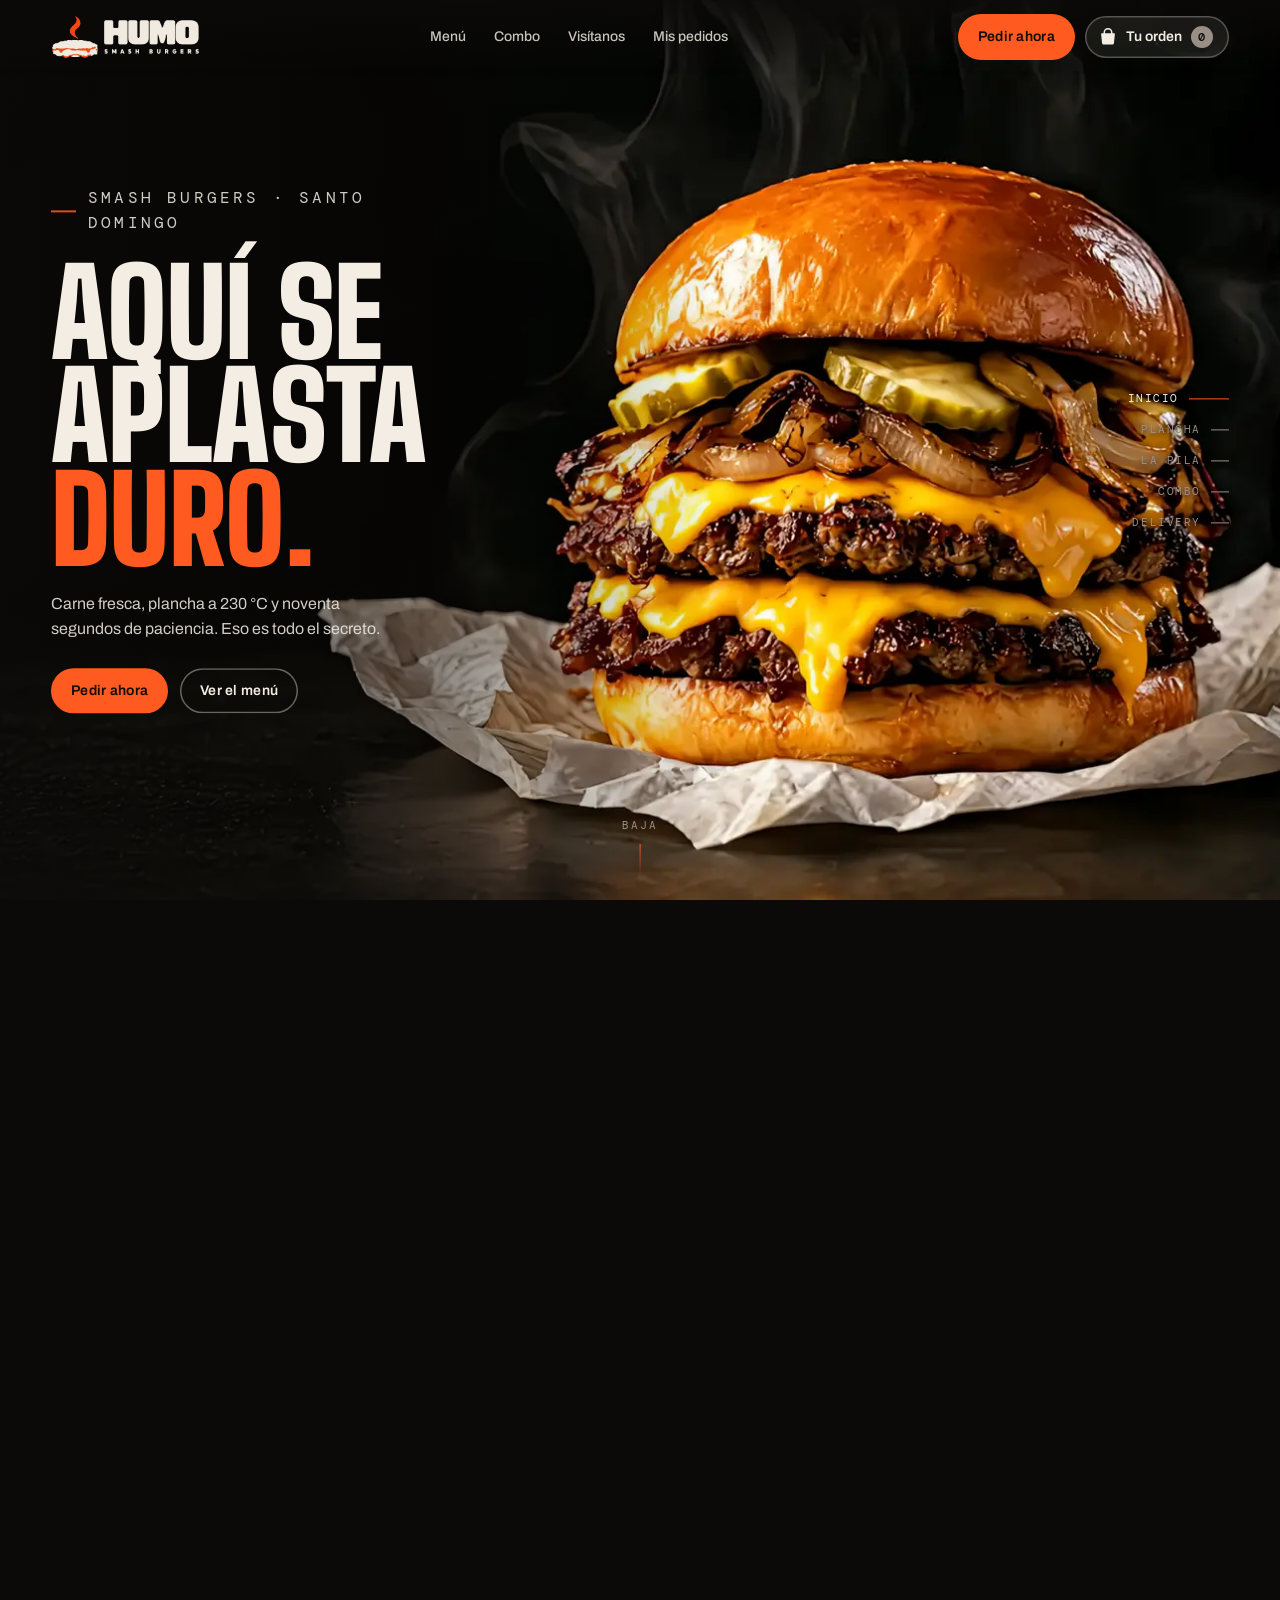
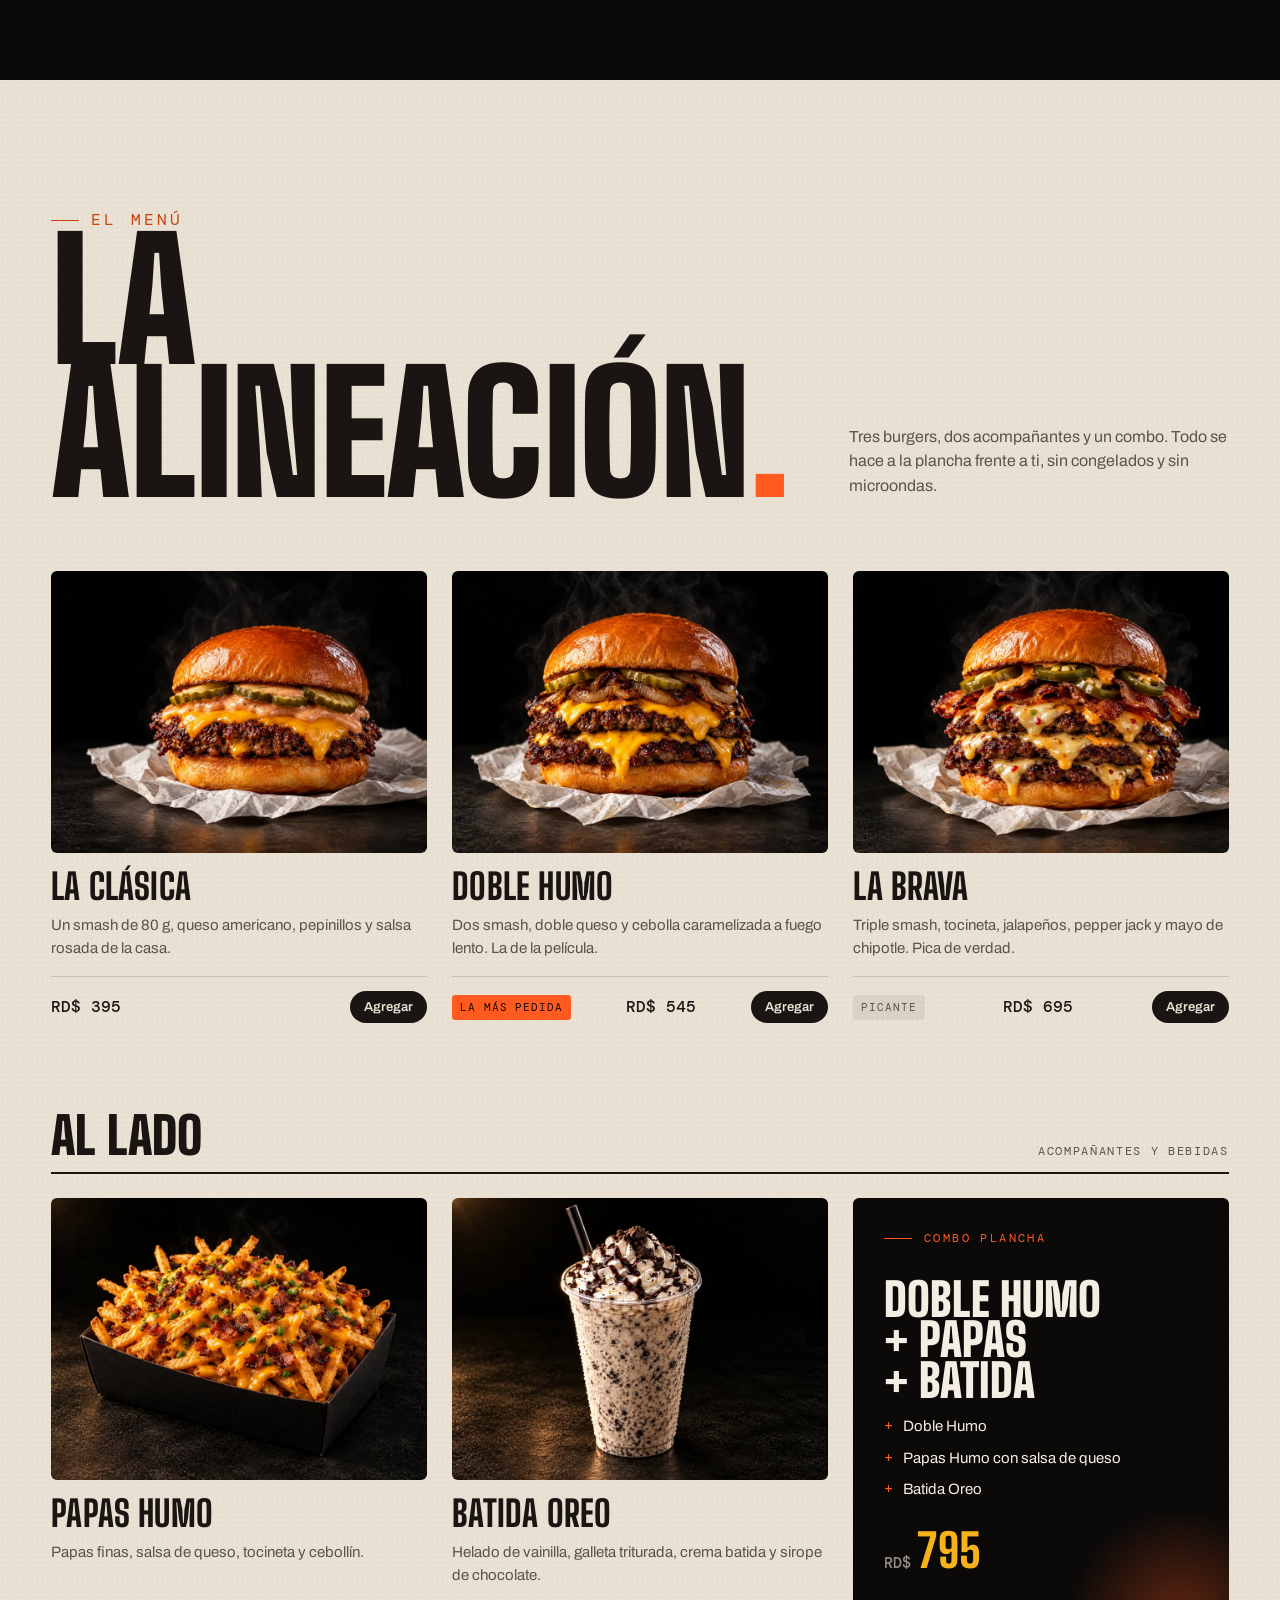
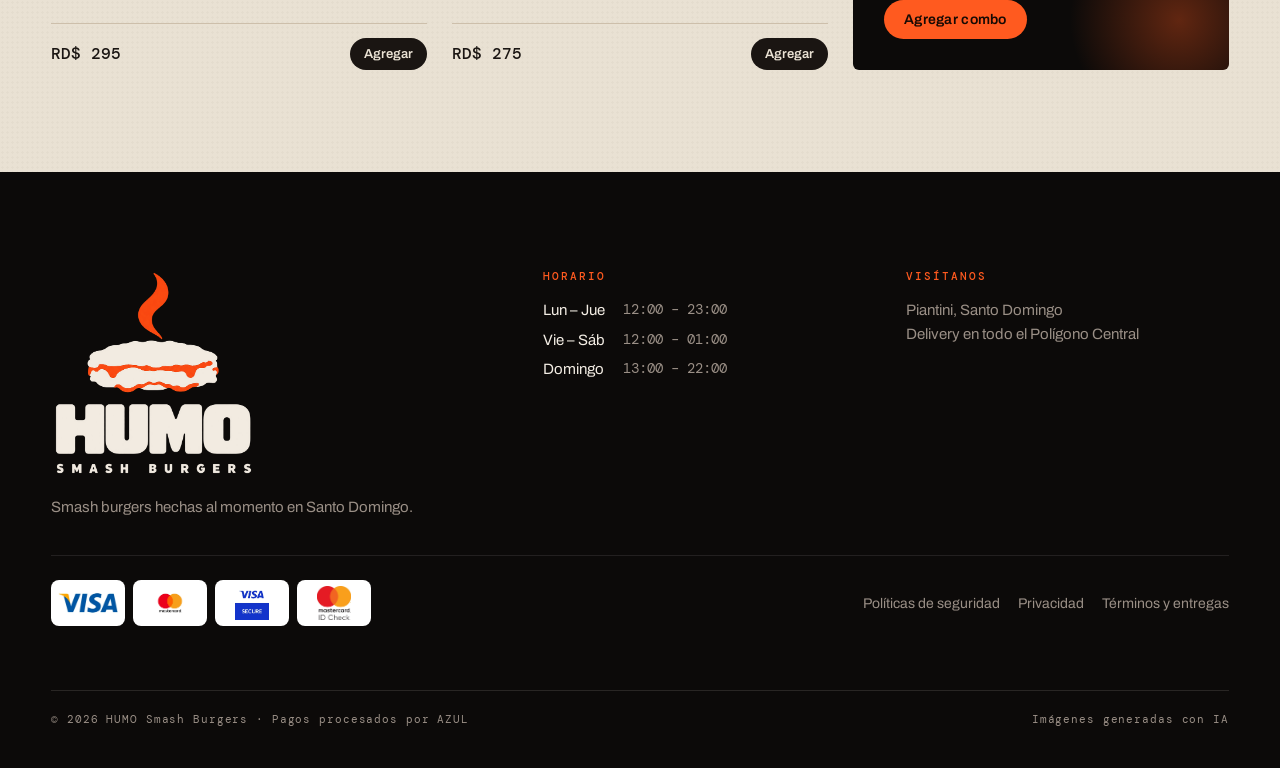
<file: index.html>
<!doctype html>
<html lang="es-DO">
<head>
<meta charset="utf-8">
<meta name="viewport" content="width=device-width,initial-scale=1,viewport-fit=cover">
<meta name="description" content="HUMO Smash Burgers: smash burgers hechas al momento en Santo Domingo. Mira la Doble Humo capa por capa y arma tu orden.">
<meta name="theme-color" content="#0c0a09">
<meta property="og:title" content="HUMO Smash Burgers">
<meta property="og:description" content="Aquí se aplasta duro. Smash burgers hechas al momento en Santo Domingo.">
<meta property="og:image" content="https://humo.brinco.do/img/og.jpg">
<meta property="og:url" content="https://humo.brinco.do/">
<meta name="twitter:card" content="summary_large_image">
<link rel="icon" href="/favicon.ico" sizes="any">
<link rel="preload" as="image" href="frames/f_0001.webp">
<style>:root{padding-top:env(safe-area-inset-top,0px);padding-bottom:env(safe-area-inset-bottom,0px)}body{margin:0}img{max-width:100%}[hidden]{display:none!important}</style>
<title>HUMO Smash Burgers</title>
<link rel="preconnect" href="https://fonts.googleapis.com">
<link rel="preconnect" href="https://fonts.gstatic.com" crossorigin>
<link rel="stylesheet" href="https://fonts.googleapis.com/css2?family=Archivo:wght@400;500;600&family=Big+Shoulders+Display:wght@700;800;900&family=DM+Mono:wght@400;500&display=swap">
<style>
/* Layout: a pinned full-bleed canvas scrubs a cinematic burger film with scroll; chapter copy rides on top; then a parchment menu sheet and a coal footer. Single committed dark look. */
:root{
  --coal:#0c0a09;         /* stage black, warm-biased */
  --coal-2:#171311;       /* raised dark surface */
  --ash:#9a8f86;          /* muted text on coal */
  --bone:#f3ede4;         /* text on coal */
  --ember:#ff5a1f;        /* brand flame orange */
  --cheese:#f5b21a;       /* melted-cheese yellow, used sparingly */
  --paper:#e9e1d3;        /* butcher-paper menu sheet */
  --ink:#1a1512;          /* text on paper */
  --ink-2:#5d5249;        /* secondary text on paper */
  --rule:#cdbfab;         /* hairlines on paper */
  --f-display:"Big Shoulders Display","Arial Narrow","Helvetica Neue Condensed",Impact,sans-serif;
  --f-body:"Archivo","Helvetica Neue",Arial,sans-serif;
  --f-mono:"DM Mono",ui-monospace,"SFMono-Regular",Menlo,monospace;
  --gutter:clamp(16px,4vw,56px);
  color-scheme:dark;
}
*{box-sizing:border-box}
html{scroll-behavior:auto}
body{background:var(--coal);color:var(--bone);font-family:var(--f-body);font-size:16px;line-height:1.55;-webkit-font-smoothing:antialiased;overflow-x:hidden}
a{color:inherit}
:focus-visible{outline:2px solid var(--ember);outline-offset:3px;border-radius:2px}

/* ---------- nav ---------- */
.nav{position:fixed;inset:0 0 auto 0;z-index:30;padding:calc(env(safe-area-inset-top,0px) + 14px) var(--gutter) 14px;display:flex;align-items:center;justify-content:space-between;gap:16px;
  background:linear-gradient(to bottom,rgba(12,10,9,.85),rgba(12,10,9,0));transition:background-color .3s ease;}
.nav.solid{background:var(--coal);box-shadow:0 1px 0 rgba(243,237,228,.08),0 10px 28px rgba(0,0,0,.45)}
html{scroll-padding-top:calc(env(safe-area-inset-top,0px) + 82px)}
.logo{display:flex;align-items:center;gap:2px;text-decoration:none;font-family:var(--f-display);font-weight:900;font-size:28px;letter-spacing:.01em;line-height:1}
.logo .o{display:inline-grid;place-items:center;width:.86em;height:.86em;border:3px solid var(--ember);border-radius:50%;margin-left:2px}
.logo .o svg{width:58%;height:58%;fill:var(--ember)}
.logo small{font-family:var(--f-mono);font-size:10px;letter-spacing:.18em;color:var(--ember);margin-left:10px;align-self:center;text-transform:uppercase}
.nav ul{display:flex;gap:28px;list-style:none;margin:0;padding:0;font-size:14px;font-weight:500}
.nav ul a{text-decoration:none;color:var(--bone);opacity:.82}
.nav ul a:hover{opacity:1;color:var(--ember)}
.btn{display:inline-flex;align-items:center;gap:10px;border:0;cursor:pointer;text-decoration:none;font-family:var(--f-body);font-weight:600;font-size:14px;letter-spacing:.02em;padding:12px 20px;border-radius:999px;background:var(--ember);color:#160a04;transition:transform .2s ease,background .2s ease}
.btn:hover{transform:translateY(-1px);background:#ff6d38}
.btn.ghost{background:transparent;color:var(--bone);box-shadow:inset 0 0 0 1.5px rgba(243,237,228,.4)}
.btn.ghost:hover{box-shadow:inset 0 0 0 1.5px var(--bone);background:transparent}
.loadbar{position:fixed;left:0;top:0;height:2px;background:var(--ember);z-index:31;width:0;transition:width .2s linear,opacity .6s ease .4s}

/* ---------- scroll film ---------- */
.film{position:relative;height:720vh}
.stage{position:sticky;top:0;height:100vh;height:100svh;overflow:hidden;background:var(--coal)}
.stage canvas{position:absolute;inset:0;width:100%;height:100%;display:block}
.scrim{position:absolute;inset:0;pointer-events:none;background:linear-gradient(90deg,rgba(12,10,9,.82) 0%,rgba(12,10,9,.45) 34%,rgba(12,10,9,0) 56%)}
.chap{position:absolute;left:var(--gutter);top:50%;transform:translateY(calc(-50% + var(--shift,0px)));width:min(44vw,560px);opacity:0;pointer-events:none;will-change:opacity,transform}
.chap.on{pointer-events:auto}
.chap:first-of-type{opacity:1}
.eyebrow{font-family:var(--f-mono);font-size:12px;letter-spacing:.2em;text-transform:uppercase;color:var(--ember);margin:0 0 18px;display:flex;align-items:center;gap:12px}
.eyebrow::before{content:"";width:28px;height:1.5px;background:var(--ember)}
.chap h1,.chap h2{font-family:var(--f-display);font-weight:900;text-transform:uppercase;line-height:.86;letter-spacing:-.005em;margin:0 0 20px;text-wrap:balance}
.chap h1{font-size:clamp(64px,9.4vw,148px)}
.chap h2{font-size:clamp(52px,7vw,112px)}
.chap h1 em,.chap h2 em{font-style:normal;color:var(--ember)}
.chap p{font-size:clamp(16px,1.25vw,19px);color:var(--bone);opacity:.86;max-width:38ch;margin:0 0 26px}
.ctas{display:flex;flex-wrap:wrap;gap:12px}
.spec{list-style:none;margin:6px 0 0;padding:0;display:grid;gap:0;max-width:440px}
.spec li{display:grid;grid-template-columns:1fr auto;gap:16px;align-items:baseline;padding:11px 0;border-top:1px solid rgba(243,237,228,.16);font-size:15px}
.spec li:last-child{border-bottom:1px solid rgba(243,237,228,.16)}
.spec span:last-child{font-family:var(--f-mono);font-size:13px;color:var(--cheese);font-variant-numeric:tabular-nums}
.price-tag{display:inline-flex;align-items:baseline;gap:10px;font-family:var(--f-mono);font-size:14px;color:var(--ash);margin-bottom:22px}
.price-tag b{font-family:var(--f-display);font-weight:800;font-size:44px;color:var(--cheese);letter-spacing:.01em}

/* chapter rail */
.rail{position:absolute;right:var(--gutter);top:50%;transform:translateY(-50%);display:grid;gap:14px;font-family:var(--f-mono);font-size:11px;letter-spacing:.14em;text-transform:uppercase}
.rail li{text-shadow:0 1px 6px rgba(12,10,9,.9);list-style:none;display:flex;align-items:center;justify-content:flex-end;gap:10px;color:var(--ash);transition:color .3s}
.rail li::after{content:"";width:18px;height:1.5px;background:currentColor;transition:width .3s}
.rail li.on{color:var(--bone)}
.rail li.on::after{width:40px;background:var(--ember)}
.rail ol{margin:0;padding:0;display:grid;gap:14px}
.hint{position:absolute;left:50%;bottom:calc(env(safe-area-inset-bottom,0px) + 22px);transform:translateX(-50%);font-family:var(--f-mono);font-size:11px;letter-spacing:.2em;text-transform:uppercase;color:var(--ash);display:flex;flex-direction:column;align-items:center;gap:10px;transition:opacity .4s}
.hint i{width:1.5px;height:34px;background:linear-gradient(var(--ember),transparent);animation:drip 1.8s ease-in-out infinite}
@keyframes drip{0%{transform:scaleY(.2);transform-origin:top}50%{transform:scaleY(1);transform-origin:top}100%{transform:scaleY(.2);transform-origin:bottom}}

/* ---------- menu ---------- */
.menu{background:var(--paper);color:var(--ink);padding-block:clamp(72px,10vw,140px) clamp(64px,8vw,112px);padding-inline:var(--gutter);position:relative}
.menu::before{content:"";position:absolute;inset:0;pointer-events:none;opacity:.5;
  background-image:radial-gradient(rgba(90,70,50,.07) 1px,transparent 1.2px);background-size:5px 5px}
.wrap{max-width:1240px;margin:0 auto;position:relative}
.menu-head{display:grid;grid-template-columns:1fr minmax(0,380px);gap:32px;align-items:end;margin-bottom:clamp(40px,6vw,72px)}
.menu-head h2{font-family:var(--f-display);font-weight:900;text-transform:uppercase;font-size:clamp(72px,13vw,200px);line-height:.8;margin:0;letter-spacing:-.01em}
.menu-head h2 span{color:var(--ember)}
.menu-head p{margin:0;color:var(--ink-2);font-size:16px}
.menu-head .eyebrow{color:#c8410f}
.menu-head .eyebrow::before{background:#c8410f}
.burgers{display:grid;grid-template-columns:repeat(3,minmax(0,1fr));gap:clamp(16px,2vw,28px)}
.item{display:flex;flex-direction:column;min-width:0}
.item figure{margin:0 0 18px;aspect-ratio:4/3;overflow:hidden;border-radius:6px;background:var(--coal)}
.item img{width:100%;height:100%;object-fit:cover;display:block;transition:transform .7s cubic-bezier(.2,.7,.2,1)}
.item:hover img{transform:scale(1.045)}
.item h3{font-family:var(--f-display);font-weight:800;text-transform:uppercase;font-size:clamp(30px,2.8vw,40px);line-height:.92;margin:0 0 10px;letter-spacing:.005em}
.item p{margin:0 0 16px;color:var(--ink-2);font-size:15px;max-width:42ch}
.row{display:flex;align-items:center;justify-content:space-between;gap:12px;margin-top:auto;padding-top:14px;border-top:1px solid var(--rule)}
.price{font-family:var(--f-mono);font-weight:500;font-size:16px;font-variant-numeric:tabular-nums}
.tags{display:flex;gap:6px;flex-wrap:wrap}
.tag{font-family:var(--f-mono);font-size:11px;letter-spacing:.08em;text-transform:uppercase;padding:4px 8px;border-radius:3px;background:rgba(26,21,18,.07);color:var(--ink-2)}
.tag.hot{background:var(--ember);color:#160a04}
.add{border:0;cursor:pointer;font:600 13px var(--f-body);padding:9px 14px;border-radius:999px;background:var(--ink);color:var(--paper);transition:background .2s}
.add:hover{background:#c8410f}
.add.done{background:#2f6b3a}
.sides-title{display:flex;align-items:baseline;justify-content:space-between;gap:16px;margin:clamp(56px,7vw,96px) 0 24px;border-bottom:2px solid var(--ink);padding-bottom:12px}
.sides-title h3{font-family:var(--f-display);font-weight:900;text-transform:uppercase;font-size:clamp(36px,4vw,56px);line-height:.9;margin:0}
.sides-title span{font-family:var(--f-mono);font-size:12px;letter-spacing:.14em;text-transform:uppercase;color:var(--ink-2)}
.sides{display:grid;grid-template-columns:repeat(3,minmax(0,1fr));gap:clamp(16px,2vw,28px)}
.combo{background:var(--coal);color:var(--bone);border-radius:6px;padding:clamp(22px,2.4vw,32px);display:flex;flex-direction:column;gap:14px;position:relative;overflow:hidden;min-width:0}
.combo::after{content:"";position:absolute;right:-60px;bottom:-60px;width:220px;height:220px;border-radius:50%;background:radial-gradient(circle,rgba(255,90,31,.35),transparent 70%)}
.combo h3{font-family:var(--f-display);font-weight:900;text-transform:uppercase;font-size:clamp(40px,3.6vw,54px);line-height:.88;margin:0}
.combo ul{margin:0;padding:0;list-style:none;display:grid;gap:8px;font-size:15px;color:var(--bone)}
.combo li{display:flex;gap:10px}
.combo li::before{content:"+";color:var(--ember);font-family:var(--f-mono)}
.combo .price{font-size:15px;color:var(--ash)}
.combo .price b{font-family:var(--f-display);font-size:46px;color:var(--cheese);font-weight:800;margin-left:6px}
.combo .btn{align-self:flex-start;margin-top:auto;position:relative;z-index:1}

/* ---------- footer ---------- */
.foot{padding-block:clamp(56px,8vw,96px) calc(env(safe-area-inset-bottom,0px) + 40px);padding-inline:var(--gutter);background:var(--coal)}
.foot .wrap{display:grid;grid-template-columns:1.4fr 1fr 1fr;gap:40px}
.foot h4{font-family:var(--f-mono);font-size:11px;letter-spacing:.18em;text-transform:uppercase;color:var(--ember);margin:0 0 14px;font-weight:500}
.foot p{margin:0;color:var(--ash);font-size:15px}
.foot dl{margin:0;display:grid;grid-template-columns:auto 1fr;gap:6px 18px;font-size:15px;color:var(--ash)}
.foot dt{color:var(--bone)}
.foot dd{margin:0;font-family:var(--f-mono);font-size:14px;font-variant-numeric:tabular-nums}
.big-logo{font-family:var(--f-display);font-weight:900;font-size:clamp(80px,12vw,180px);line-height:.8;margin:0 0 18px;letter-spacing:-.01em}
.big-logo span{color:var(--ember)}
.fine{max-width:1240px;margin:48px auto 0;padding-top:20px;border-top:1px solid rgba(243,237,228,.12);font-family:var(--f-mono);font-size:11px;letter-spacing:.08em;color:var(--ash);display:flex;justify-content:space-between;gap:16px;flex-wrap:wrap}


/* ---------- cart ---------- */
.nav-actions{display:flex;align-items:center;gap:10px;position:relative}
.cart-pill{position:absolute;top:calc(100% + 22px);right:0;max-width:calc(100vw - 2*var(--gutter));overflow:hidden;text-overflow:ellipsis;white-space:nowrap;background:var(--coal-2);color:var(--bone);font:600 14px/1.2 var(--f-body);padding:10px 15px;border-radius:999px;box-shadow:inset 0 0 0 1px rgba(255,90,31,.55),0 10px 26px rgba(0,0,0,.45);opacity:0;transform:translateY(-4px);transition:opacity .2s ease,transform .2s ease;pointer-events:none}
.cart-pill b{color:var(--ember);font-weight:700}
.cart-pill.show{opacity:1;transform:none}
.cart-btn{position:relative;display:inline-flex;align-items:center;gap:9px;border:0;cursor:pointer;font:600 14px var(--f-body);color:var(--bone);background:rgba(243,237,228,.08);box-shadow:inset 0 0 0 1.5px rgba(243,237,228,.28);padding:10px 16px 10px 14px;border-radius:999px;transition:background .2s,box-shadow .2s}
.cart-btn:hover{background:rgba(243,237,228,.14);box-shadow:inset 0 0 0 1.5px var(--bone)}
.cart-btn svg{width:18px;height:18px;fill:currentColor}
.badge{min-width:22px;height:22px;padding:0 6px;border-radius:999px;display:inline-grid;place-items:center;font:500 12px var(--f-mono);background:var(--ash);color:var(--coal);font-variant-numeric:tabular-nums;transition:background .2s}
.cart-btn.has .badge{background:var(--ember);color:#160a04}
.badge.bump{animation:bump .45s cubic-bezier(.3,1.6,.5,1)}
@keyframes bump{0%{transform:scale(1)}40%{transform:scale(1.45)}100%{transform:scale(1)}}

.backdrop{position:fixed;inset:0;z-index:50;background:rgba(5,4,3,.62);backdrop-filter:blur(3px);-webkit-backdrop-filter:blur(3px);opacity:0;transition:opacity .3s}
.backdrop.show{opacity:1}
.cart{position:fixed;z-index:51;top:0;right:0;bottom:0;width:min(460px,100vw);background:var(--coal-2);color:var(--bone);display:flex;flex-direction:column;
  transform:translateX(102%);transition:transform .42s cubic-bezier(.2,.8,.2,1),visibility 0s linear .42s;box-shadow:-30px 0 80px rgba(0,0,0,.45);
  padding-top:env(safe-area-inset-top,0px);padding-bottom:env(safe-area-inset-bottom,0px);visibility:hidden}
.cart.open{transform:none;visibility:visible;transition:transform .42s cubic-bezier(.2,.8,.2,1),visibility 0s}
.cart-head{display:flex;align-items:flex-start;justify-content:space-between;gap:16px;padding:22px 24px 18px;border-bottom:1px solid rgba(243,237,228,.1)}
.cart-head .eyebrow{margin-bottom:8px}
.cart-head h2{font-family:var(--f-display);font-weight:900;text-transform:uppercase;font-size:44px;line-height:.9;margin:0}
.icon-btn{width:42px;height:42px;border-radius:50%;border:0;cursor:pointer;display:grid;place-items:center;background:rgba(243,237,228,.08);color:var(--bone);transition:background .2s}
.icon-btn:hover{background:rgba(243,237,228,.16)}
.icon-btn svg{width:20px;height:20px;fill:currentColor}
.cart-view{flex:1;overflow-y:auto;padding:8px 24px 24px;margin:0;border:0;min-height:0;overscroll-behavior:contain}

.lines{list-style:none;margin:0;padding:0}
.line{display:grid;grid-template-columns:64px minmax(0,1fr) auto;gap:14px;align-items:center;padding:16px 0;border-bottom:1px solid rgba(243,237,228,.08);animation:linein .35s ease}
@keyframes linein{from{opacity:0;transform:translateX(12px)}to{opacity:1;transform:none}}
.line img{width:64px;height:64px;object-fit:cover;border-radius:6px;background:var(--coal)}
.line h4{font-family:var(--f-display);font-weight:800;text-transform:uppercase;font-size:22px;line-height:1;margin:0 0 4px;letter-spacing:.01em}
.line .unit{font:400 12px var(--f-mono);color:var(--ash)}
.line .right{display:flex;flex-direction:column;align-items:flex-end;gap:8px}
.line .lt{font:500 14px var(--f-mono);font-variant-numeric:tabular-nums}
.qty{display:inline-flex;align-items:center;border-radius:999px;box-shadow:inset 0 0 0 1px rgba(243,237,228,.22)}
.qty button{width:30px;height:30px;border:0;background:transparent;color:var(--bone);cursor:pointer;font:500 16px var(--f-mono);border-radius:50%}
.qty button:hover{background:rgba(243,237,228,.1)}
.qty output{min-width:22px;text-align:center;font:500 13px var(--f-mono);font-variant-numeric:tabular-nums}
.rm{border:0;background:none;color:var(--ash);font:400 12px var(--f-body);cursor:pointer;padding:0;text-decoration:underline;text-underline-offset:3px}
.rm:hover{color:var(--ember)}

.upsell{margin-top:18px;display:flex;align-items:center;gap:14px;padding:14px;border-radius:8px;background:rgba(255,90,31,.08);box-shadow:inset 0 0 0 1px rgba(255,90,31,.28)}
.upsell img{width:52px;height:52px;border-radius:6px;object-fit:cover}
.upsell p{margin:0;font-size:14px;flex:1;min-width:0}
.upsell p b{display:block;font-family:var(--f-display);font-weight:800;text-transform:uppercase;font-size:18px;letter-spacing:.01em}
.upsell button{border:0;cursor:pointer;font:600 13px var(--f-body);padding:9px 14px;border-radius:999px;background:var(--ember);color:#160a04;white-space:nowrap}

.cart-empty{display:flex;flex-direction:column;align-items:flex-start;gap:12px;padding:40px 0 10px}
.cart-empty h3{font-family:var(--f-display);font-weight:900;text-transform:uppercase;font-size:36px;line-height:.9;margin:6px 0 0}
.cart-empty p{margin:0 0 8px;color:var(--ash);max-width:34ch}
.empty-box{width:120px;height:78px;border-radius:6px;background:var(--coal);display:grid;place-items:center;font:900 30px var(--f-display);letter-spacing:.02em;box-shadow:inset 0 0 0 1px rgba(243,237,228,.1)}
.empty-box span{color:var(--ember)}

.cart-foot{border-top:1px solid rgba(243,237,228,.1);padding:18px 24px 22px;background:var(--coal-2)}
.totals{display:grid;grid-template-columns:1fr auto;gap:6px 16px;margin:0 0 16px;font-size:14px;color:var(--ash)}
.totals dd{margin:0;font-family:var(--f-mono);font-variant-numeric:tabular-nums;text-align:right}
.totals .grand{color:var(--bone);font-size:16px;padding-top:10px;margin-top:4px;border-top:1px dashed rgba(243,237,228,.18)}
.totals dd.grand{font-family:var(--f-display);font-weight:800;font-size:30px;color:var(--cheese);line-height:1}
.cart-actions{display:flex;gap:10px}
.btn.wide{flex:1;justify-content:center;padding:15px 20px;font-size:15px}
.btn[disabled]{opacity:.4;cursor:not-allowed;transform:none}


.cart-bar{position:fixed;z-index:35;left:var(--gutter);right:var(--gutter);bottom:calc(env(safe-area-inset-bottom,0px) + 14px);display:flex;align-items:center;gap:12px;border:0;cursor:pointer;
  padding:14px 18px;border-radius:14px;background:var(--ember);color:#160a04;font:500 14px var(--f-body);box-shadow:0 14px 40px rgba(0,0,0,.35);animation:barin .35s ease}
@keyframes barin{from{transform:translateY(120%)}to{transform:none}}
.cart-bar .bar-total{margin-left:auto;font:500 14px var(--f-mono)}
.cart-bar .bar-cta{font-weight:700}
html.locked,html.locked body{overflow:hidden}
/* pedido activo (Brinco Kit): no tapar el carrito abierto ni la barra del celular */
html.locked .bk-pill{visibility:hidden}
.has-bar .bk-pill{bottom:calc(env(safe-area-inset-bottom,0px) + 84px)}

.logo img{display:block;height:44px;width:auto}
.foot-logo{display:block;width:clamp(150px,16vw,210px);height:auto;margin:0 0 18px}
@media (max-width:560px){.logo img{height:36px}}
/* ---------- menú del celular ---------- */
.menu-btn{display:none;width:44px;height:44px;border-radius:999px;border:0;cursor:pointer;background:rgba(243,237,228,.08);box-shadow:inset 0 0 0 1.5px rgba(243,237,228,.28);color:var(--bone);place-items:center}
.menu-btn svg{width:20px;height:20px}
.mnav{position:fixed;z-index:29;left:var(--gutter);right:var(--gutter);top:calc(env(safe-area-inset-top,0px) + 74px);background:var(--coal-2);border-radius:18px;box-shadow:0 20px 50px rgba(0,0,0,.5),inset 0 0 0 1px rgba(243,237,228,.08);padding:8px}
.mnav a{display:flex;align-items:center;min-height:52px;padding:0 16px;border-radius:12px;color:var(--bone);text-decoration:none;font-family:var(--f-display);font-weight:800;font-size:26px;text-transform:uppercase;letter-spacing:.01em}
.mnav a:hover,.mnav a:focus-visible{background:rgba(243,237,228,.06);color:var(--ember)}
.mnav .mnav-cta{margin-top:6px;background:var(--ember);color:#160a04;justify-content:center;font-family:var(--f-body);font-size:16px;font-weight:700;text-transform:none}
.mnav .mnav-cta:hover{background:#ff6d38;color:#160a04}
.foot .payrow{display:flex;flex-wrap:wrap;align-items:center;justify-content:space-between;gap:16px 24px;margin-top:36px;padding-top:24px;border-top:1px solid rgba(243,237,228,.1)}
.foot .payrow .badges{display:flex;gap:8px;flex-wrap:wrap}
.payrow .badges span{width:74px;height:46px;border-radius:8px;background:#fff;display:grid;place-items:center;padding:6px}
.payrow .badges img{max-width:100%;max-height:34px;object-fit:contain}
.payrow nav{display:flex;flex-wrap:wrap;gap:6px 18px;font-size:14px}
.payrow nav a{color:var(--ash);text-decoration:none}
.payrow nav a:hover{color:var(--bone)}
.fvault{flex:1 1 100%;display:flex;align-items:flex-start;gap:8px;margin:0;max-width:620px;font-size:13px;line-height:1.55;color:var(--ash)}
.fvault svg{flex:none;margin-top:2px;color:var(--ember)}
.fvault b{color:var(--bone);font-weight:600}

/* ---------- responsive ---------- */
@media (max-width:900px){
  .nav ul{display:none}
  .menu-btn{display:grid}
  .rail{display:none}
  .burgers,.sides{grid-template-columns:repeat(2,minmax(0,1fr))}
  .burgers .item:last-child{grid-column:1/-1}
  .burgers .item:last-child figure{aspect-ratio:16/9}
  .menu-head{grid-template-columns:1fr}
  .foot .wrap{grid-template-columns:1fr 1fr}
  .foot .wrap>div:first-child{grid-column:1/-1}
}
@media (max-width:700px) , (max-aspect-ratio:1/1){
  .scrim{background:linear-gradient(0deg,rgba(12,10,9,.96) 0%,rgba(12,10,9,.8) 30%,rgba(12,10,9,0) 52%)}
  .chap{top:auto;bottom:calc(env(safe-area-inset-bottom,0px) + 32px);transform:translateY(var(--shift,0px));width:auto;right:var(--gutter)}
  .chap h1{font-size:clamp(54px,15vw,96px)}
  .chap h2{font-size:clamp(46px,13vw,84px)}
  .chap p{margin-bottom:18px}
  .spec li{padding:7px 0;font-size:14px}
  .hint{display:none}
}
@media (max-width:560px){
  .burgers,.sides{grid-template-columns:1fr}
  .burgers .item:last-child figure{aspect-ratio:4/3}
  .logo small{display:none}
  .nav-order{display:none}
  .cart-head h2{font-size:38px}
  .cart-head,.cart-view,.cart-foot{padding-left:18px;padding-right:18px}
  .foot .wrap{grid-template-columns:1fr}
}
@media (prefers-reduced-motion:reduce){
  .hint i{animation:none}
  .item img,.btn,.cart,.backdrop{transition:none}
  .line,.cart-bar,.badge.bump{animation:none}
  .cart-pill{transform:none;transition:opacity .2s ease}
}
</style>
<link rel="icon" type="image/png" sizes="64x64" href="img/favicon-64.png">
<link rel="apple-touch-icon" href="img/apple-touch-icon.png">
<link rel="stylesheet" href="https://fonts.googleapis.com/css2?family=Big+Shoulders+Display:wght@800;900&family=Archivo:wght@400;500;600;700&display=swap">
<link rel="stylesheet" href="https://piezza.brinco.do/brinco/v1/kit.css">
<script src="https://piezza.brinco.do/brinco/v1/kit.js" defer></script>
<style id="sc-tap">@media (max-width:760px){.flegal a,.flinks a,.payrow a,.paysafe a,.social a{display:inline-flex;align-items:center;min-height:44px}.iconbtn,.dclose{min-width:44px;min-height:44px}.sizes button{min-height:40px}}</style>
</head>
<body>


<div class="loadbar" id="loadbar"></div>

<header class="nav">
  <a class="logo" href="#top"><img src="img/humo-horizontal-reverse.png" alt="HUMO Smash Burgers" width="900" height="300"></a>
  <ul>
    <li><a href="#menu">Menú</a></li>
    <li><a href="#combo">Combo</a></li>
    <li><a href="#visitanos">Visítanos</a></li>
    <li><a data-brinco="mis-pedidos" href="/pedido/">Mis pedidos</a></li>
  </ul>
  <div class="nav-actions">
    <a class="btn nav-order" href="#menu">Pedir ahora</a>
    <button class="cart-btn" type="button" id="cart-open" aria-controls="cart" aria-expanded="false" aria-label="Abrir tu orden, 0 productos">
      <svg viewBox="0 0 24 24" aria-hidden="true"><path d="M6 7V6a6 6 0 0 1 12 0v1h2.2a1 1 0 0 1 1 1.1l-1.3 12.1A2 2 0 0 1 17.9 22H6.1a2 2 0 0 1-2-1.8L2.8 8.1A1 1 0 0 1 3.8 7H6zm2 0h8V6a4 4 0 0 0-8 0v1z"/></svg>
      <span class="cart-label">Tu orden</span>
      <span class="badge" id="cart-count">0</span>
    </button>
    <span class="cart-pill" id="cart-pill" role="status" aria-live="polite"></span>
    <button class="menu-btn" type="button" id="menu-btn" aria-label="Abrir menú" aria-expanded="false" aria-controls="mnav">
      <svg id="menu-ico" viewBox="0 0 24 24" fill="none" stroke="currentColor" stroke-width="2" stroke-linecap="round" aria-hidden="true"><path d="M4 7h16M4 12h16M4 17h16"/></svg>
    </button>
  </div>
</header>
<nav class="mnav" id="mnav" aria-label="Menú del celular" hidden>
  <a href="#menu">Menú</a>
  <a href="#combo">Combo</a>
  <a href="#visitanos">Visítanos</a>
  <a data-brinco="mis-pedidos" href="/pedido/">Mis pedidos</a>
  <a class="mnav-cta" href="#menu">Pedir ahora</a>
</nav>

<main id="top">
  <section class="film" id="film" aria-label="La historia de la Doble Humo">
    <div class="stage">
      <canvas id="cv" aria-hidden="true"></canvas>
      <div class="scrim"></div>

      <article class="chap" data-in="0" data-out=".085">
        <p class="eyebrow">Smash burgers · Santo Domingo</p>
        <h1>Aquí se<br>aplasta <em>duro.</em></h1>
        <p>Carne fresca, plancha a 230&nbsp;°C y noventa segundos de paciencia. Eso es todo el secreto.</p>
        <div class="ctas"><a class="btn" href="#menu">Pedir ahora</a><a class="btn ghost" href="#menu">Ver el menú</a></div>
      </article>

      <article class="chap" data-in=".13" data-out=".26">
        <p class="eyebrow">Al momento</p>
        <h2>Nada se<br>hace <em>antes.</em></h2>
        <p>Cada bola de carne se aplasta cuando entra tu orden. Por eso el borde sale crujiente y finito, como encaje.</p>
      </article>

      <article class="chap" data-in=".295" data-out=".425">
        <p class="eyebrow">La pila · Doble Humo</p>
        <h2>Capa por<br><em>capa.</em></h2>
        <ul class="spec">
          <li><span>Pan brioche tostado en mantequilla</span><span>1 × arriba</span></li>
          <li><span>Pepinillos de la casa</span><span>4 ruedas</span></li>
          <li><span>Cebolla caramelizada</span><span>40 min</span></li>
          <li><span>Smash de res + queso americano</span><span>2 × 80 g</span></li>
          <li><span>Pan brioche, base</span><span>1 × abajo</span></li>
        </ul>
      </article>

      <article class="chap" data-in=".6" data-out=".73" id="combo">
        <p class="eyebrow">Combo Plancha</p>
        <h2>Todo en<br>una <em>caja.</em></h2>
        <p>Doble Humo, papas con salsa de queso y una batida de Oreo. Para uno con hambre o dos con modales.</p>
        <div class="price-tag">RD$ <b>795</b> ahorras RD$ 250</div>
      </article>

      <article class="chap" data-in=".875" data-out="1.01">
        <p class="eyebrow">Delivery</p>
        <h2>Llega<br><em>caliente.</em></h2>
        <p>Caja sellada, vapor adentro. Te la llevamos en 30 minutos o menos dentro del Polígono Central.</p>
        <div class="ctas"><a class="btn" href="#menu">Armar mi orden</a><button class="btn ghost" type="button" data-add="combo">Agregar Combo Plancha</button></div>
      </article>

      <ol class="rail" aria-hidden="true">
        <li data-at="0">Inicio</li>
        <li data-at=".13">Plancha</li>
        <li data-at=".295">La pila</li>
        <li data-at=".6">Combo</li>
        <li data-at=".875">Delivery</li>
      </ol>
      <div class="hint" id="hint">Baja<i></i></div>
    </div>
  </section>

  <section class="menu" id="menu">
    <div class="wrap">
      <div class="menu-head">
        <div>
          <p class="eyebrow">El menú</p>
          <h2>La<br>alineación<span>.</span></h2>
        </div>
        <p>Tres burgers, dos acompañantes y un combo. Todo se hace a la plancha frente a ti, sin congelados y sin microondas.</p>
      </div>

      <div class="burgers">
        <article class="item">
          <figure><img src="img/clasica.webp" alt="Smash burger sencilla con queso, pepinillos y salsa rosada" loading="lazy" width="900" height="675"></figure>
          <h3>La Clásica</h3>
          <p>Un smash de 80&nbsp;g, queso americano, pepinillos y salsa rosada de la casa.</p>
          <div class="row"><span class="price">RD$ 395</span><button class="add" type="button" id="add-clasica" data-id="clasica" data-name="La Clásica">Agregar</button></div>
        </article>
        <article class="item">
          <figure><img src="img/doble.webp" alt="Doble smash burger con cebolla caramelizada y queso derretido" loading="lazy" width="900" height="675"></figure>
          <h3>Doble Humo</h3>
          <p>Dos smash, doble queso y cebolla caramelizada a fuego lento. La de la película.</p>
          <div class="row"><div class="tags"><span class="tag hot">La más pedida</span></div><span class="price">RD$ 545</span><button class="add" type="button" id="add-doble" data-id="doble" data-name="Doble Humo">Agregar</button></div>
        </article>
        <article class="item">
          <figure><img src="img/brava.webp" alt="Triple smash burger con tocineta, jalapeños y mayo chipotle" loading="lazy" width="900" height="675"></figure>
          <h3>La Brava</h3>
          <p>Triple smash, tocineta, jalapeños, pepper jack y mayo de chipotle. Pica de verdad.</p>
          <div class="row"><div class="tags"><span class="tag">Picante</span></div><span class="price">RD$ 695</span><button class="add" type="button" id="add-brava" data-id="brava" data-name="La Brava">Agregar</button></div>
        </article>
      </div>

      <div class="sides-title"><h3>Al lado</h3><span>Acompañantes y bebidas</span></div>
      <div class="sides">
        <article class="item">
          <figure><img src="img/papas.webp" alt="Papas fritas finas con salsa de queso y tocineta" loading="lazy" width="900" height="675"></figure>
          <h3>Papas Humo</h3>
          <p>Papas finas, salsa de queso, tocineta y cebollín.</p>
          <div class="row"><span class="price">RD$ 295</span><button class="add" type="button" id="add-papas" data-id="papas" data-name="Papas Humo">Agregar</button></div>
        </article>
        <article class="item">
          <figure><img src="img/batida.webp" alt="Batida de galleta Oreo con crema batida" loading="lazy" width="900" height="675"></figure>
          <h3>Batida Oreo</h3>
          <p>Helado de vainilla, galleta triturada, crema batida y sirope de chocolate.</p>
          <div class="row"><span class="price">RD$ 275</span><button class="add" type="button" id="add-batida" data-id="batida" data-name="Batida Oreo">Agregar</button></div>
        </article>
        <article class="combo">
          <p class="eyebrow">Combo Plancha</p>
          <h3>Doble Humo<br>+ papas<br>+ batida</h3>
          <ul><li>Doble Humo</li><li>Papas Humo con salsa de queso</li><li>Batida Oreo</li></ul>
          <span class="price">RD$<b>795</b></span>
          <button class="btn add-combo" type="button" id="add-combo" data-id="combo" data-name="Combo Plancha">Agregar combo</button>
        </article>
      </div>
    </div>
  </section>
</main>

<footer class="foot" id="visitanos">
  <div class="wrap">
    <div>
      <img class="foot-logo" src="img/humo-logo-reverse.png" alt="HUMO Smash Burgers" width="700" height="700">
      <p>Smash burgers hechas al momento en Santo Domingo.</p>
    </div>
    <div>
      <h4>Horario</h4>
      <dl>
        <dt>Lun – Jue</dt><dd>12:00 – 23:00</dd>
        <dt>Vie – Sáb</dt><dd>12:00 – 01:00</dd>
        <dt>Domingo</dt><dd>13:00 – 22:00</dd>
      </dl>
    </div>
    <div>
      <h4>Visítanos</h4>
      <p>Piantini, Santo Domingo<br>Delivery en todo el Polígono Central</p>
    </div>
  </div>
  <div class="wrap payrow">
    <div class="badges" aria-label="Pagos seguros"><span><img src="/img/pagos/visa.webp" alt="Visa"></span><span><img src="/img/pagos/mastercard.webp" alt="Mastercard"></span><span><img src="/img/pagos/visa-secure.webp" alt="Visa Secure"></span><span><img src="/img/pagos/mastercard-id-check.webp" alt="Mastercard ID Check"></span></div>
    <nav aria-label="Legal"><a href="/seguridad/">Políticas de seguridad</a><a href="/privacidad/">Privacidad</a><a href="/terminos/">Términos y entregas</a></nav>
    <p class="fvault" data-brinco="vault-footer"></p>
  </div>
  <div class="fine"><span>© 2026 HUMO Smash Burgers · Pagos procesados por AZUL</span><span>Imágenes generadas con IA</span></div>
</footer>

<button class="cart-bar" type="button" id="cart-bar" hidden>
  <span><b id="bar-count">0</b> en tu orden</span>
  <span class="bar-total" id="bar-total">RD$ 0</span>
  <span class="bar-cta">Ver orden →</span>
</button>

<div class="backdrop" id="backdrop" hidden></div>
<aside class="cart" id="cart" role="dialog" aria-modal="true" aria-labelledby="cart-title" aria-hidden="true">
  <header class="cart-head">
    <div>
      <p class="eyebrow">Smash burgers</p>
      <h2 id="cart-title">Tu orden</h2>
    </div>
    <button class="icon-btn" type="button" id="cart-close" aria-label="Cerrar tu orden">
      <svg viewBox="0 0 24 24" aria-hidden="true"><path d="M6.4 5 12 10.6 17.6 5 19 6.4 13.4 12 19 17.6 17.6 19 12 13.4 6.4 19 5 17.6 10.6 12 5 6.4z"/></svg>
    </button>
  </header>

  <!-- step 1: items -->
  <section class="cart-view" id="view-cart">
    <div class="cart-empty" id="cart-empty">
      <div class="empty-box" aria-hidden="true">HUM<span>O</span></div>
      <h3>Tu caja está vacía</h3>
      <p>Agrega una burger del menú y aquí verás tu orden, cantidades y total.</p>
      <button class="btn" type="button" id="go-menu">Ver el menú</button>
    </div>
    <ul class="lines" id="lines"></ul>
    <div class="upsell" id="upsell" hidden></div>
  </section>

  <footer class="cart-foot" id="cart-foot">
    <dl class="totals">
      <dt>Subtotal</dt><dd id="t-sub">RD$ 0</dd>
      <dt>ITBIS 18&nbsp;%</dt><dd id="t-tax">RD$ 0</dd>
      <dt>Delivery</dt><dd id="t-del">RD$ 0</dd>
      <dt class="grand">Total</dt><dd class="grand" id="t-total">RD$ 0</dd>
    </dl>
    <div class="cart-actions">
      <button class="btn wide" type="button" id="cart-next">Pagar</button>
    </div>
  </footer>
</aside>

<script>
(function(){
  const FRAMES = 181;                   // number of frames in /frames
  const pad = n => String(n).padStart(4,'0');
  const src = i => `frames/f_${pad(i+1)}.webp`;

  // scroll progress -> film position (0..1). Holds let each chapter breathe.
  // [scroll progress, film position]
  const KEYS = [[0,0],[.09,0],[.29,1/3],[.43,1/3],[.6,2/3],[.73,2/3],[.875,1],[1,1]];
  function filmAt(p){
    for(let k=1;k<KEYS.length;k++){
      const [p0,f0]=KEYS[k-1],[p1,f1]=KEYS[k];
      if(p<=p1){const t=(p-p0)/(p1-p0||1);const e=t<.5?2*t*t:1-Math.pow(-2*t+2,2)/2;return f0+(f1-f0)*e;}
    }
    return 1;
  }

  const cv=document.getElementById('cv'),ctx=cv.getContext('2d');
  const film=document.getElementById('film');
  const chaps=[...document.querySelectorAll('.chap')];
  const rail=[...document.querySelectorAll('.rail li')];
  const hint=document.getElementById('hint');
  const bar=document.getElementById('loadbar');
  const reduce=matchMedia('(prefers-reduced-motion: reduce)').matches;

  const imgs=new Array(FRAMES);let loaded=0;
  function load(i){
    if(imgs[i])return;const im=new Image();im.decoding='async';im.src=src(i);imgs[i]=im;
    im.onload=()=>{im.ok=true;loaded++;bar.style.width=(loaded/FRAMES*100)+'%';if(loaded===FRAMES)bar.style.opacity=0;if(Math.abs(i-Math.round(cur))<3)draw(cur,true);};
  }
  // first frame first, then a coarse pass, then everything
  load(0);
  const order=[];for(let s of [16,4,1])for(let i=0;i<FRAMES;i+=s)order.push(i);
  let qi=0;function pump(){let n=0;while(qi<order.length&&n<6){load(order[qi++]);n++;}if(qi<order.length)setTimeout(pump,40);}
  pump();

  function nearest(i){
    if(imgs[i]&&imgs[i].ok)return imgs[i];
    for(let d=1;d<FRAMES;d++){const a=imgs[i-d],b=imgs[i+d];if(a&&a.ok&&!(i-d in SKIP))return a;if(b&&b.ok&&!(i+d in SKIP))return b;}
    return null;
  }

  let W=0,H=0,dpr=1;
  function size(){dpr=Math.min(window.devicePixelRatio||1,2);W=cv.clientWidth;H=cv.clientHeight;cv.width=Math.round(W*dpr);cv.height=Math.round(H*dpr);draw(cur,true);}

  let lastDrawn=-1;
  // f_0089 and f_0090 are the footage's own see-through dissolve (paper and box at once, a ghost):
  // skip them so the paper cuts cleanly to the box
  const SKIP={88:87,89:90};
  function draw(f,force){
    let i=Math.max(0,Math.min(FRAMES-1,Math.round(f)));if(i in SKIP)i=SKIP[i];
    if(i===lastDrawn&&!force)return;
    const im=nearest(i);if(!im)return;lastDrawn=i;
    const iw=im.naturalWidth,ih=im.naturalHeight,cw=cv.width,ch=cv.height;
    let s,x,y;
    if(W/H<1){ // portrait: show the subject large in the upper part, let the black ground carry the copy
      s=(cw*1.75)/iw; x=(cw-iw*s)*0.6; y=ch*0.36-(ih*s)/2;
    }else{ s=Math.max(cw/iw,ch/ih); x=(cw-iw*s)/2; y=(ch-ih*s)/2; }
    ctx.fillStyle='#0c0a09';ctx.fillRect(0,0,cw,ch);
    ctx.drawImage(im,x,y,iw*s,ih*s);
    if(W/H<1){ // feather the frame edges into the coal ground
      const top=y,bot=y+ih*s,f=ch*.12;
      let g=ctx.createLinearGradient(0,top,0,top+f);g.addColorStop(0,'rgba(12,10,9,1)');g.addColorStop(1,'rgba(12,10,9,0)');ctx.fillStyle=g;ctx.fillRect(0,top-1,cw,f+1);
      g=ctx.createLinearGradient(0,bot-f,0,bot);g.addColorStop(0,'rgba(12,10,9,0)');g.addColorStop(1,'rgba(12,10,9,1)');ctx.fillStyle=g;ctx.fillRect(0,bot-f,cw,f+1);
    }
  }

  const nav=document.querySelector('.nav');
  function progress(){
    const r=film.getBoundingClientRect();const total=r.height-window.innerHeight;
    const past=r.bottom<90;
    if(past!==window.__pastFilm){window.__pastFilm=past;nav.classList.toggle('solid',past);document.dispatchEvent(new Event('filmpast'));}
    return Math.min(1,Math.max(0,-r.top/total));
  }

  function chapters(p){
    const fade=.03;
    chaps.forEach(c=>{
      const a=+c.dataset.in,b=+c.dataset.out;let o=0;
      if(p>=a&&p<=b){o=Math.min(1,(a===0?1:(p-a)/fade),(b>=1?1:(b-p)/fade));}
      const dir=p<(a+b)/2?1:-1;
      c.style.opacity=o.toFixed(3);
      c.style.setProperty('--shift',(reduce?0:(1-o)*28*dir).toFixed(1)+'px');
      c.classList.toggle('on',o>.5);
    });
    let k=0;rail.forEach((li,j)=>{if(p>=+li.dataset.at-.001)k=j;});
    rail.forEach((li,j)=>li.classList.toggle('on',j===k));
    hint.style.opacity=p>.02?0:1;
  }

  let cur=0,target=0;
  function tick(){
    const p=progress();chapters(p);
    target=filmAt(p)*(FRAMES-1);
    cur=reduce?target:cur+(target-cur)*.18;
    if(Math.abs(target-cur)<.01)cur=target;
    draw(cur);
    requestAnimationFrame(tick);
  }
  addEventListener('resize',size);
  size();requestAnimationFrame(tick);

})();

/* ================= cart ================= */
(function(){
  const MENU={
    clasica:{name:'La Clásica',price:395,img:'img/clasica.webp',kind:'burger'},
    doble:{name:'Doble Humo',price:545,img:'img/doble.webp',kind:'burger'},
    brava:{name:'La Brava',price:695,img:'img/brava.webp',kind:'burger'},
    papas:{name:'Papas Humo',price:295,img:'img/papas.webp',kind:'side'},
    batida:{name:'Batida Oreo',price:275,img:'img/batida.webp',kind:'drink'},
    combo:{name:'Combo Plancha',price:795,img:'frames/f_0121.webp',kind:'combo'}
  };
  const TAX=.18, DELIVERY=120, FREE_FROM=1500, KEY='humo-cart-v1';
  const $=id=>document.getElementById(id);
  const money=n=>'RD$ '+Math.round(n).toLocaleString('en-US');

  let cart=[]; // [{id,qty}]
  try{const s=JSON.parse(localStorage.getItem(KEY)||'[]');if(Array.isArray(s))cart=s.filter(l=>MENU[l.id]&&l.qty>0);}catch(e){}
  const save=()=>{try{localStorage.setItem(KEY,JSON.stringify(cart));}catch(e){}};

  const el={cart:$('cart'),backdrop:$('backdrop'),open:$('cart-open'),close:$('cart-close'),count:$('cart-count'),
    lines:$('lines'),empty:$('cart-empty'),upsell:$('upsell'),next:$('cart-next'),
    bar:$('cart-bar'),barCount:$('bar-count'),barTotal:$('bar-total')};

  let lastFocus=null;

  const count=()=>cart.reduce((a,l)=>a+l.qty,0);
  const subtotal=()=>cart.reduce((a,l)=>a+MENU[l.id].price*l.qty,0);
  // mismo cálculo que la caja de Brinco (brinco.json: ITBIS 18 % aparte, envío gratis desde RD$1,500; delivery)
  function totals(){
    const sub=subtotal();
    const del=sub===0?0:(sub>=FREE_FROM?0:DELIVERY);
    const tax=Math.round((sub+del)*TAX); // ITBIS sobre productos + envío, igual que la caja
    return {sub,tax,del,total:sub+tax+del};
  }
  const track=(n,d)=>{try{if(window.Brinco)Brinco.track(n,d);}catch(e){}};

  function add(id,qty=1){
    const l=cart.find(x=>x.id===id); if(l)l.qty+=qty; else cart.push({id,qty});
    save(); render();
    track('carrito',{producto:MENU[id].name,total:MENU[id].price*qty});
    el.count.classList.remove('bump'); void el.count.offsetWidth; el.count.classList.add('bump');
    cartPill(MENU[id].name);
  }
  // confirmation right under the cart button, which stays on screen in the fixed header
  let pt;function cartPill(name){const p=document.getElementById('cart-pill');p.innerHTML='<b>✓</b> ';p.append(`${name} en tu orden`);p.classList.add('show');clearTimeout(pt);pt=setTimeout(()=>p.classList.remove('show'),2000);}
  function setQty(id,q){
    const l=cart.find(x=>x.id===id); if(!l)return;
    l.qty=Math.max(0,Math.min(20,q)); if(!l.qty)cart=cart.filter(x=>x!==l);
    save(); render();
  }

  function upsellPick(){
    const has=k=>cart.some(l=>l.id===k);
    const burger=cart.some(l=>MENU[l.id].kind==='burger');
    if(!burger||has('combo'))return null;
    if(!has('papas'))return 'papas';
    if(!has('batida'))return 'batida';
    return null;
  }

  function render(){
    const n=count(), t=totals();
    el.count.textContent=n;
    el.open.classList.toggle('has',n>0);
    el.open.setAttribute('aria-label',`Abrir tu orden, ${n} ${n===1?'producto':'productos'}`);

    el.empty.hidden=n>0;
    el.lines.innerHTML=cart.map(l=>{const m=MENU[l.id];return `
      <li class="line" data-id="${l.id}">
        <img src="${m.img}" alt="" width="64" height="64">
        <div><h4>${m.name}</h4><span class="unit">${money(m.price)} c/u</span></div>
        <div class="right">
          <span class="lt">${money(m.price*l.qty)}</span>
          <div class="qty" role="group" aria-label="Cantidad de ${m.name}">
            <button type="button" data-q="-1" aria-label="Quitar uno">−</button>
            <output aria-live="polite">${l.qty}</output>
            <button type="button" data-q="1" aria-label="Agregar uno">+</button>
          </div>
          <button type="button" class="rm" data-rm>Quitar</button>
        </div>
      </li>`;}).join('');

    const u=upsellPick();
    el.upsell.hidden=!u;
    if(u){const m=MENU[u];el.upsell.innerHTML=`<img src="${m.img}" alt=""><p><b>¿Le metemos ${u==='papas'?'unas papas':'una batida'}?</b>${m.name} por ${money(m.price)}</p><button type="button" data-up="${u}">Agregar</button>`;}

    $('t-sub').textContent=money(t.sub);
    $('t-tax').textContent=money(t.tax);
    $('t-del').textContent=t.sub>=FREE_FROM?'Gratis':money(t.del);
    $('t-total').textContent=money(t.total);
    el.barCount.textContent=n; el.barTotal.textContent=money(t.total);
    bar();

    el.next.textContent=n?`Pagar · ${money(t.total)}`:'Pagar';el.next.disabled=!n;
  }

  function open(){
    if(el.cart.classList.contains('open'))return;
    lastFocus=document.activeElement;
    el.backdrop.hidden=false;requestAnimationFrame(()=>el.backdrop.classList.add('show'));
    el.cart.classList.add('open');el.cart.setAttribute('aria-hidden','false');el.open.setAttribute('aria-expanded','true');
    document.documentElement.classList.add('locked');
    render();
    el.lines.parentElement.scrollTop=0;
    setTimeout(()=>el.close.focus(),50); bar();
  }
  function close(){
    el.cart.classList.remove('open');el.cart.setAttribute('aria-hidden','true');el.open.setAttribute('aria-expanded','false');
    el.backdrop.classList.remove('show');setTimeout(()=>{if(!el.cart.classList.contains('open'))el.backdrop.hidden=true;},300);
    document.documentElement.classList.remove('locked');
    if(lastFocus&&lastFocus.focus)lastFocus.focus({preventScroll:true});
    bar();
  }

  function bar(){
    const show=count()>0&&!el.cart.classList.contains('open')&&window.__pastFilm&&innerWidth<=700;
    el.bar.hidden=!show;
    document.body.classList.toggle('has-bar',show);
  }

  // events
  document.querySelectorAll('[data-id].add,[data-id].add-combo,[data-add]').forEach(b=>b.addEventListener('click',()=>{
    add(b.dataset.id||b.dataset.add);
    if(b.classList.contains('add')){const t='Agregar';b.textContent='Agregada ✓';b.classList.add('done');clearTimeout(b._t);b._t=setTimeout(()=>{b.textContent=t;b.classList.remove('done')},1400);}
  }));
  el.open.addEventListener('click',open);
  el.bar.addEventListener('click',open);
  el.close.addEventListener('click',close);
  el.backdrop.addEventListener('click',close);
  $('go-menu').addEventListener('click',()=>{close();document.getElementById('menu').scrollIntoView({behavior:'smooth'});});
  el.lines.addEventListener('click',e=>{
    const li=e.target.closest('.line');if(!li)return;const id=li.dataset.id,l=cart.find(x=>x.id===id);
    const q=e.target.closest('[data-q]');if(q)setQty(id,l.qty+(+q.dataset.q));
    if(e.target.closest('[data-rm]'))setQty(id,0);
  });
  el.upsell.addEventListener('click',e=>{const b=e.target.closest('[data-up]');if(b)add(b.dataset.up);});
  // Pagar: abre la caja de Brinco (tarjeta AZUL o Pagar con Brinco)
  el.next.addEventListener('click',()=>{if(count()&&window.Brinco)Brinco.checkout();});
  document.addEventListener('keydown',e=>{
    if(!el.cart.classList.contains('open'))return;
    if(e.key==='Escape'){close();return;}
    if(e.key==='Tab'){
      const f=[...el.cart.querySelectorAll('button,input,[href]')].filter(x=>!x.disabled&&x.offsetParent!==null);
      if(!f.length)return;const a=f[0],z=f[f.length-1];
      if(e.shiftKey&&document.activeElement===a){e.preventDefault();z.focus();}
      else if(!e.shiftKey&&document.activeElement===z){e.preventDefault();a.focus();}
    }
  });
  document.addEventListener('filmpast',bar);
  addEventListener('resize',bar);

  // Puente con Brinco Kit
  window.BrincoCart={
    items:()=>cart.map(l=>({name:MENU[l.id].name,detail:'',qty:l.qty,unit:MENU[l.id].price,img:'/'+MENU[l.id].img,sku:{p:l.id}})),
    total:()=>subtotal(),
    clear:()=>{cart=[];save();render();},
    close:()=>close()
  };

  render();
})();
</script>
<script>
(function(){
  var b=document.getElementById('menu-btn'),m=document.getElementById('mnav'),ico=document.getElementById('menu-ico');
  function set(o){m.hidden=!o;b.setAttribute('aria-expanded',o?'true':'false');b.setAttribute('aria-label',o?'Cerrar menú':'Abrir menú');
    ico.innerHTML=o?'<path d="M6 6l12 12M18 6L6 18"/>':'<path d="M4 7h16M4 12h16M4 17h16"/>';}
  b.addEventListener('click',function(e){e.stopPropagation();set(m.hidden);});
  m.addEventListener('click',function(e){if(e.target.closest('a'))set(false);});
  document.addEventListener('click',function(e){if(!m.hidden&&!m.contains(e.target))set(false);});
  document.addEventListener('keydown',function(e){if(e.key==='Escape'&&!m.hidden){set(false);b.focus();}});
  document.getElementById('cart-open').addEventListener('click',function(){set(false);});
  addEventListener('resize',function(){if(innerWidth>900)set(false);});
})();
</script>

</body>
</html>
</file>
